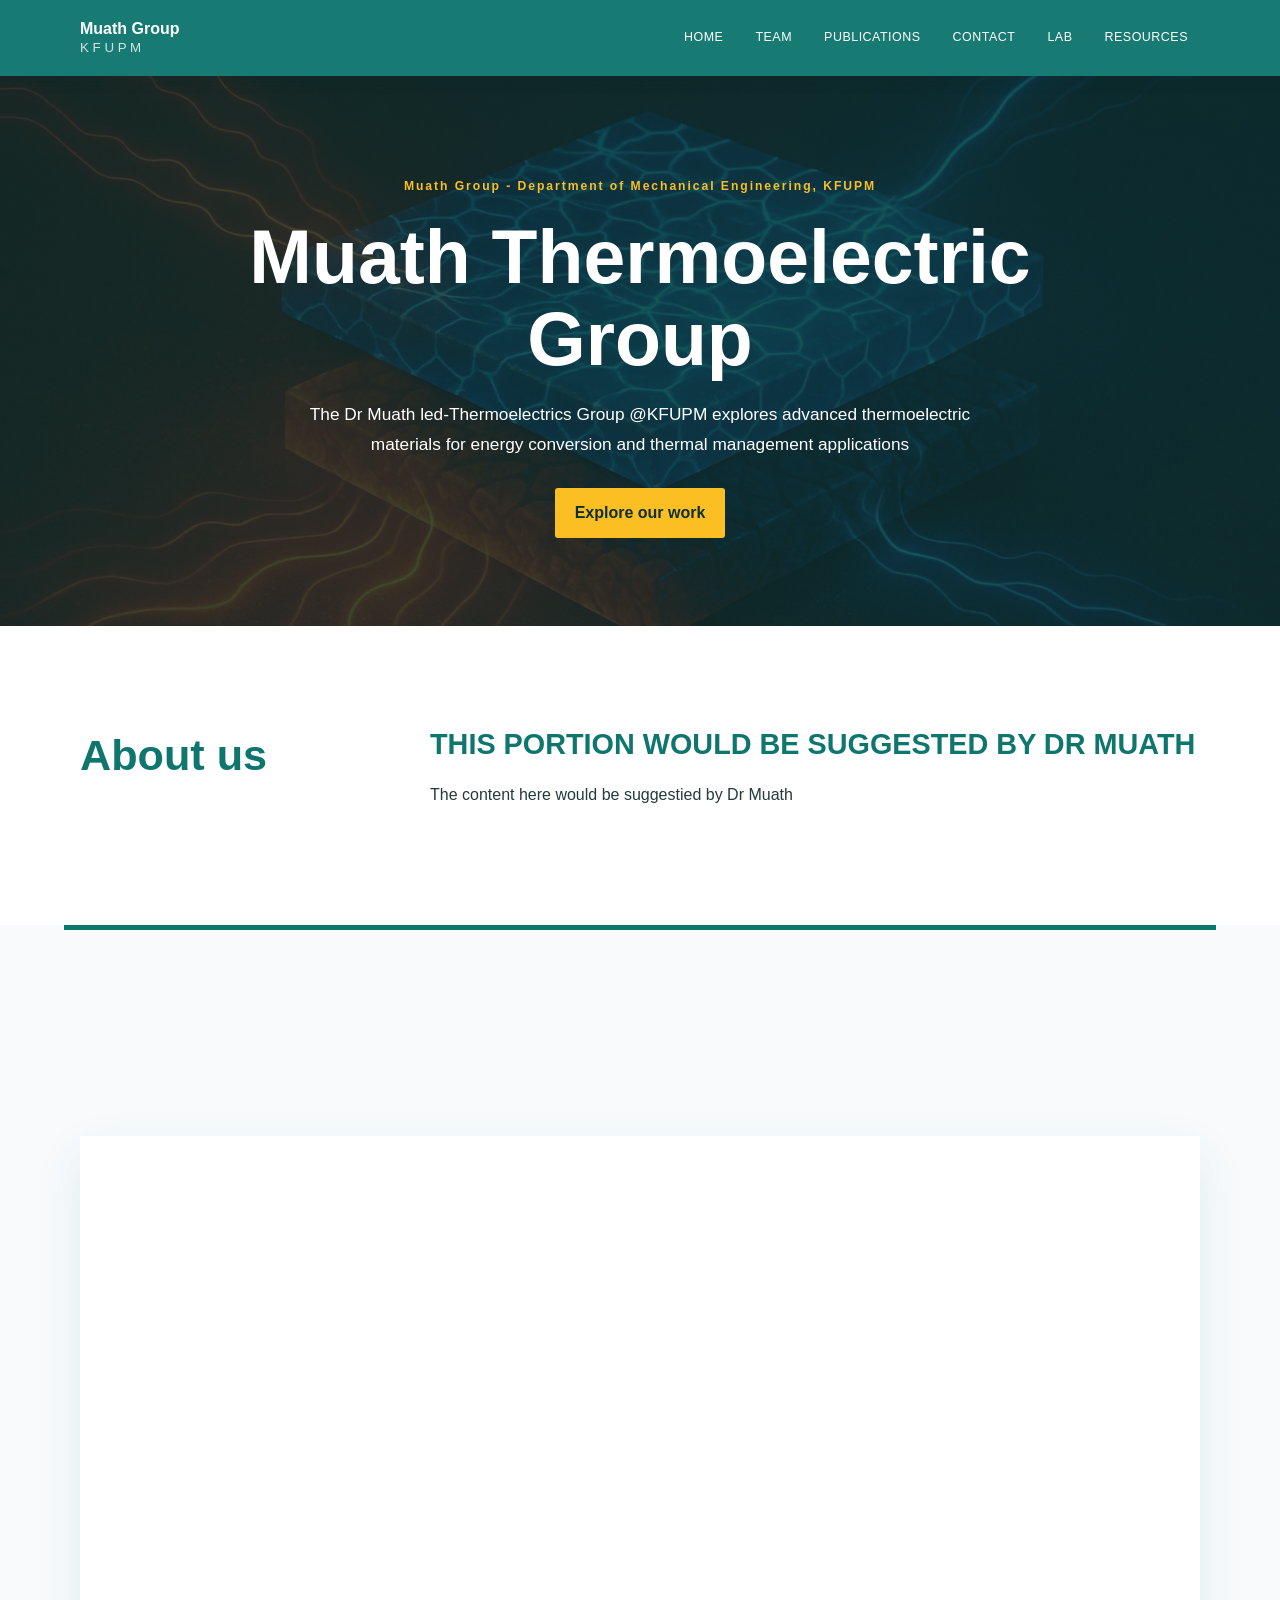
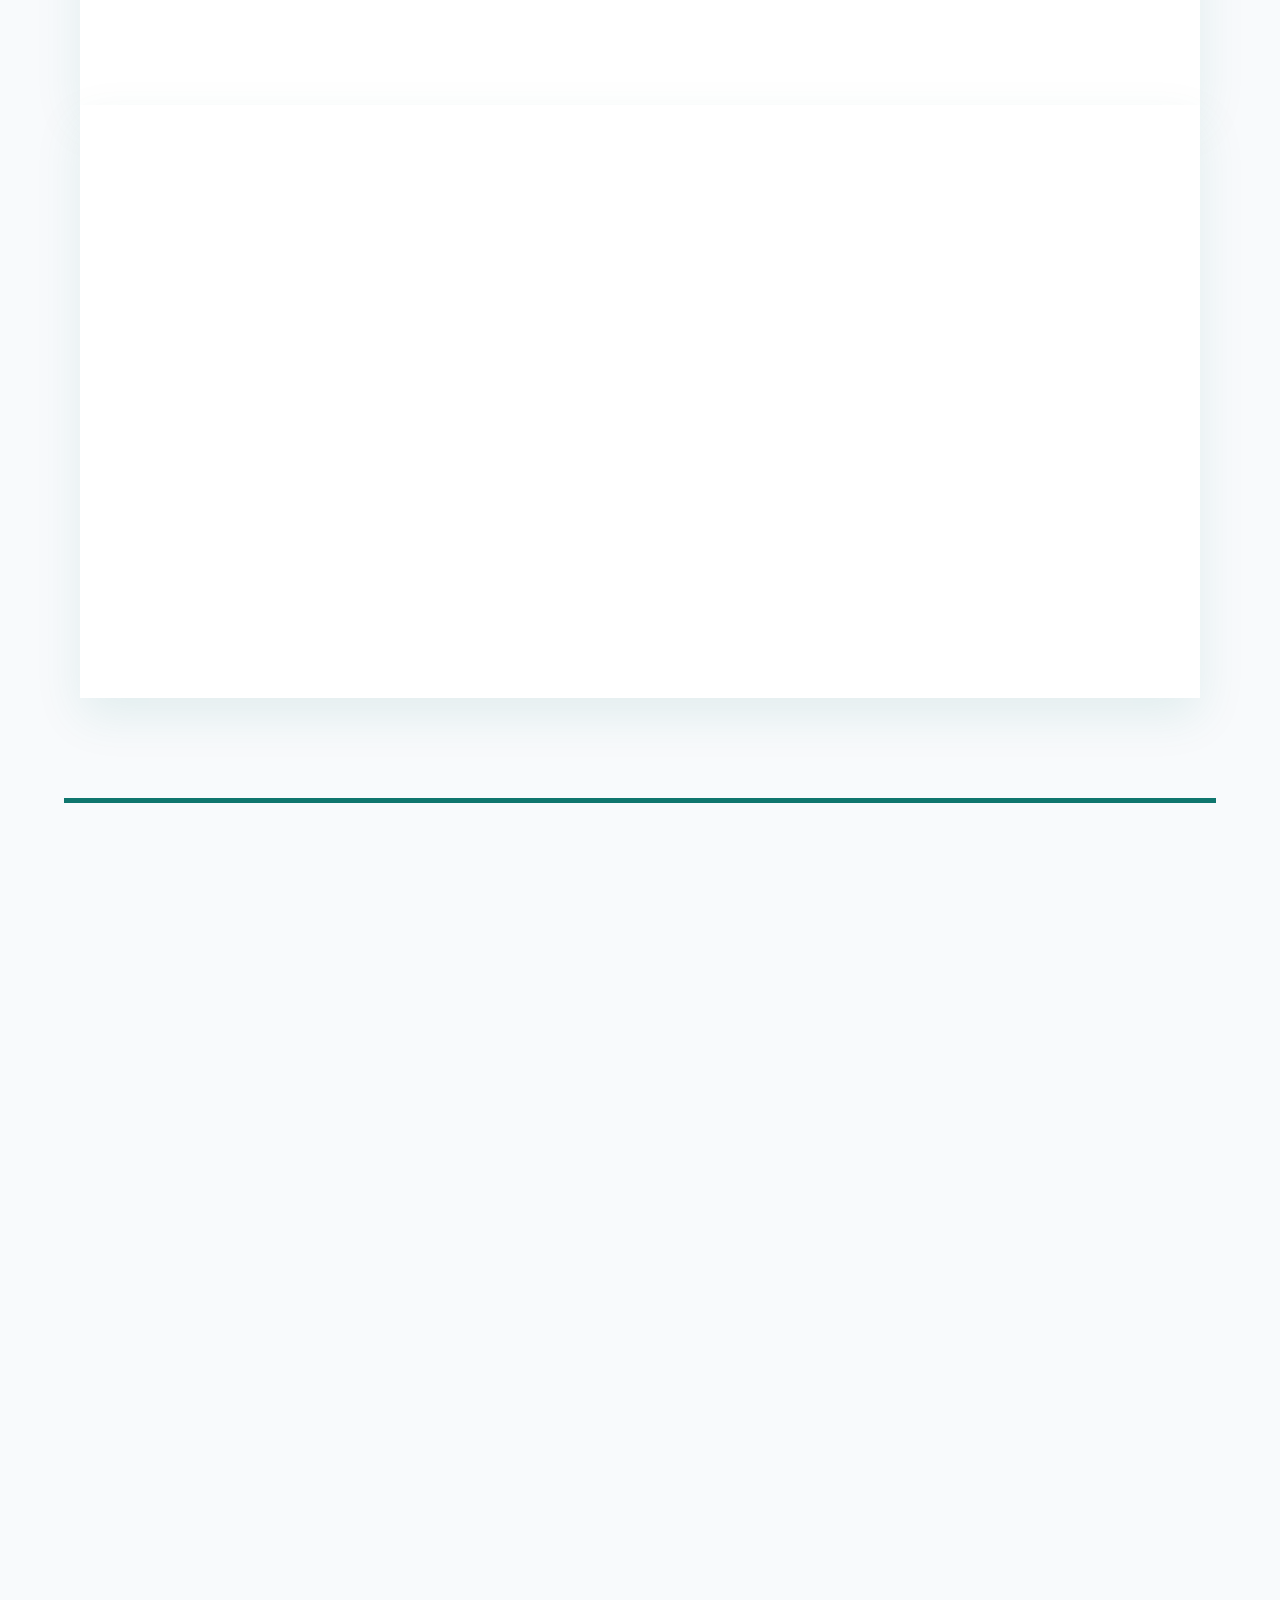
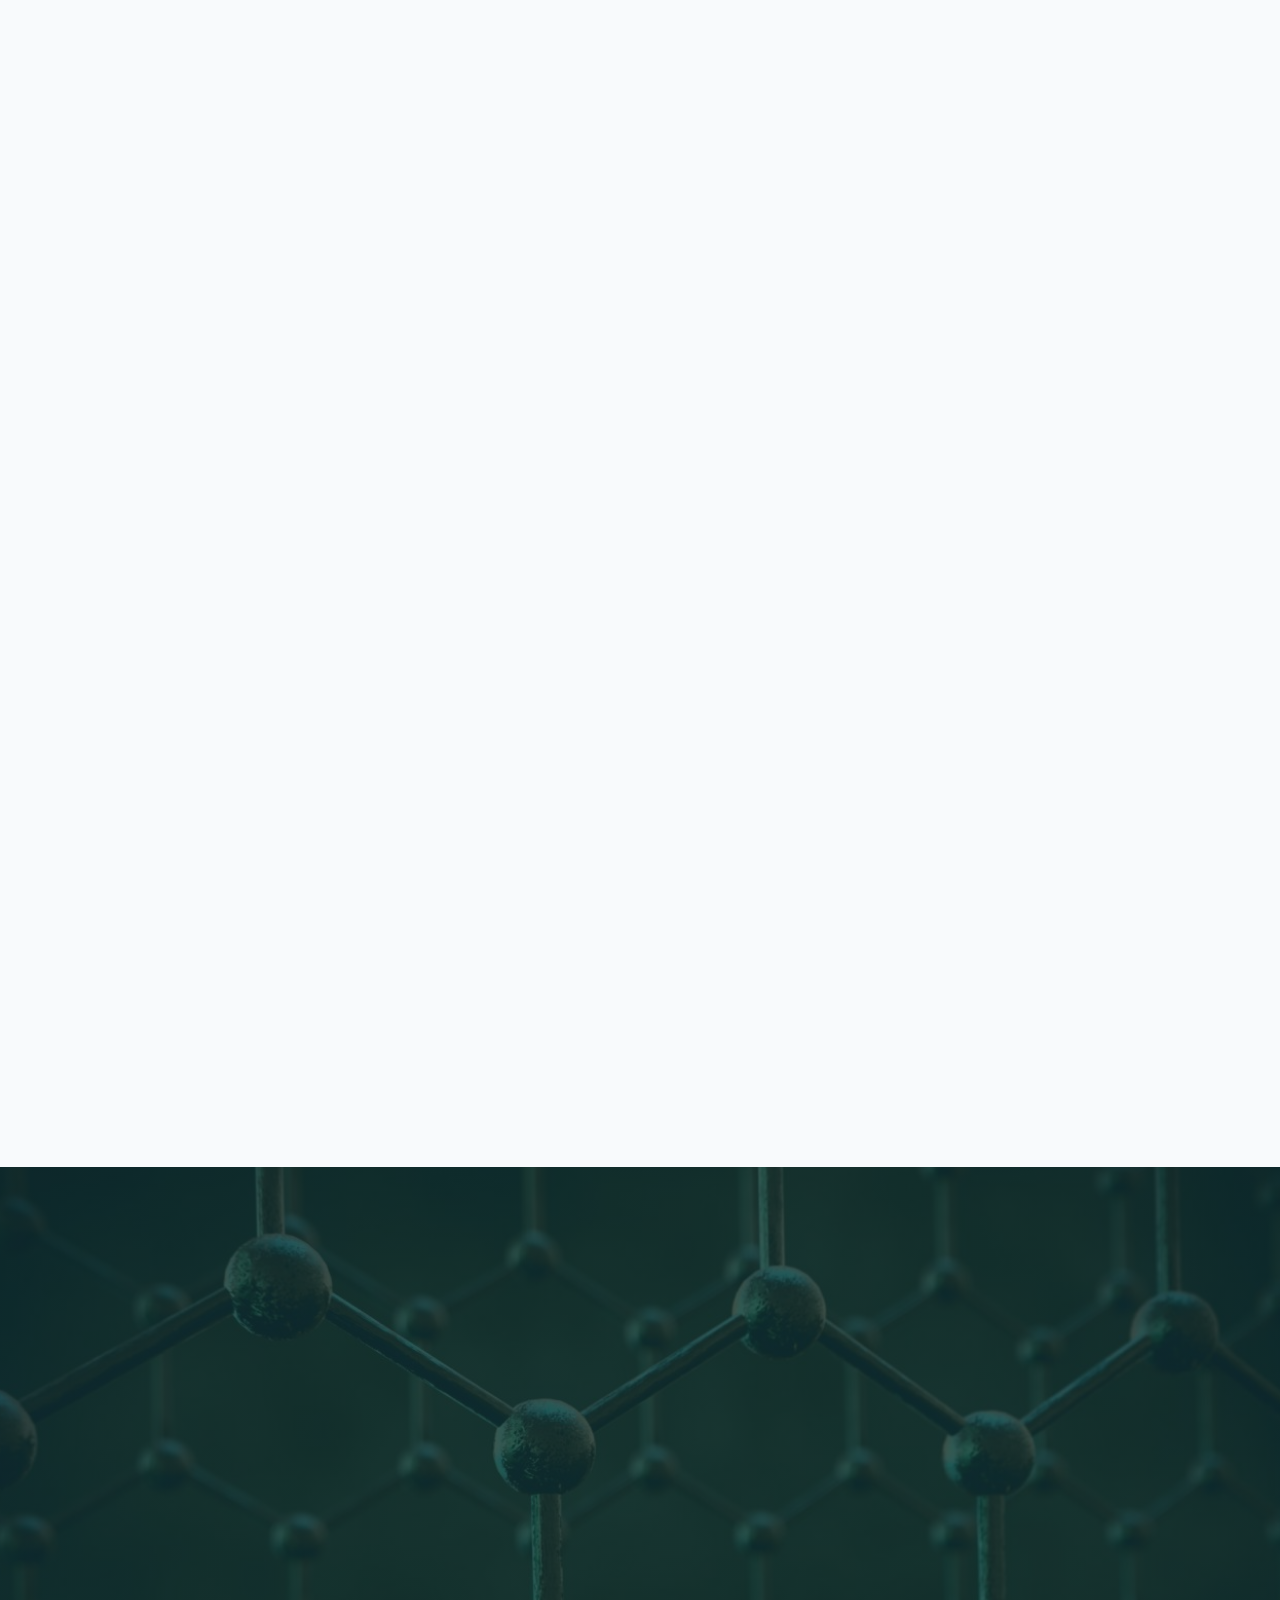
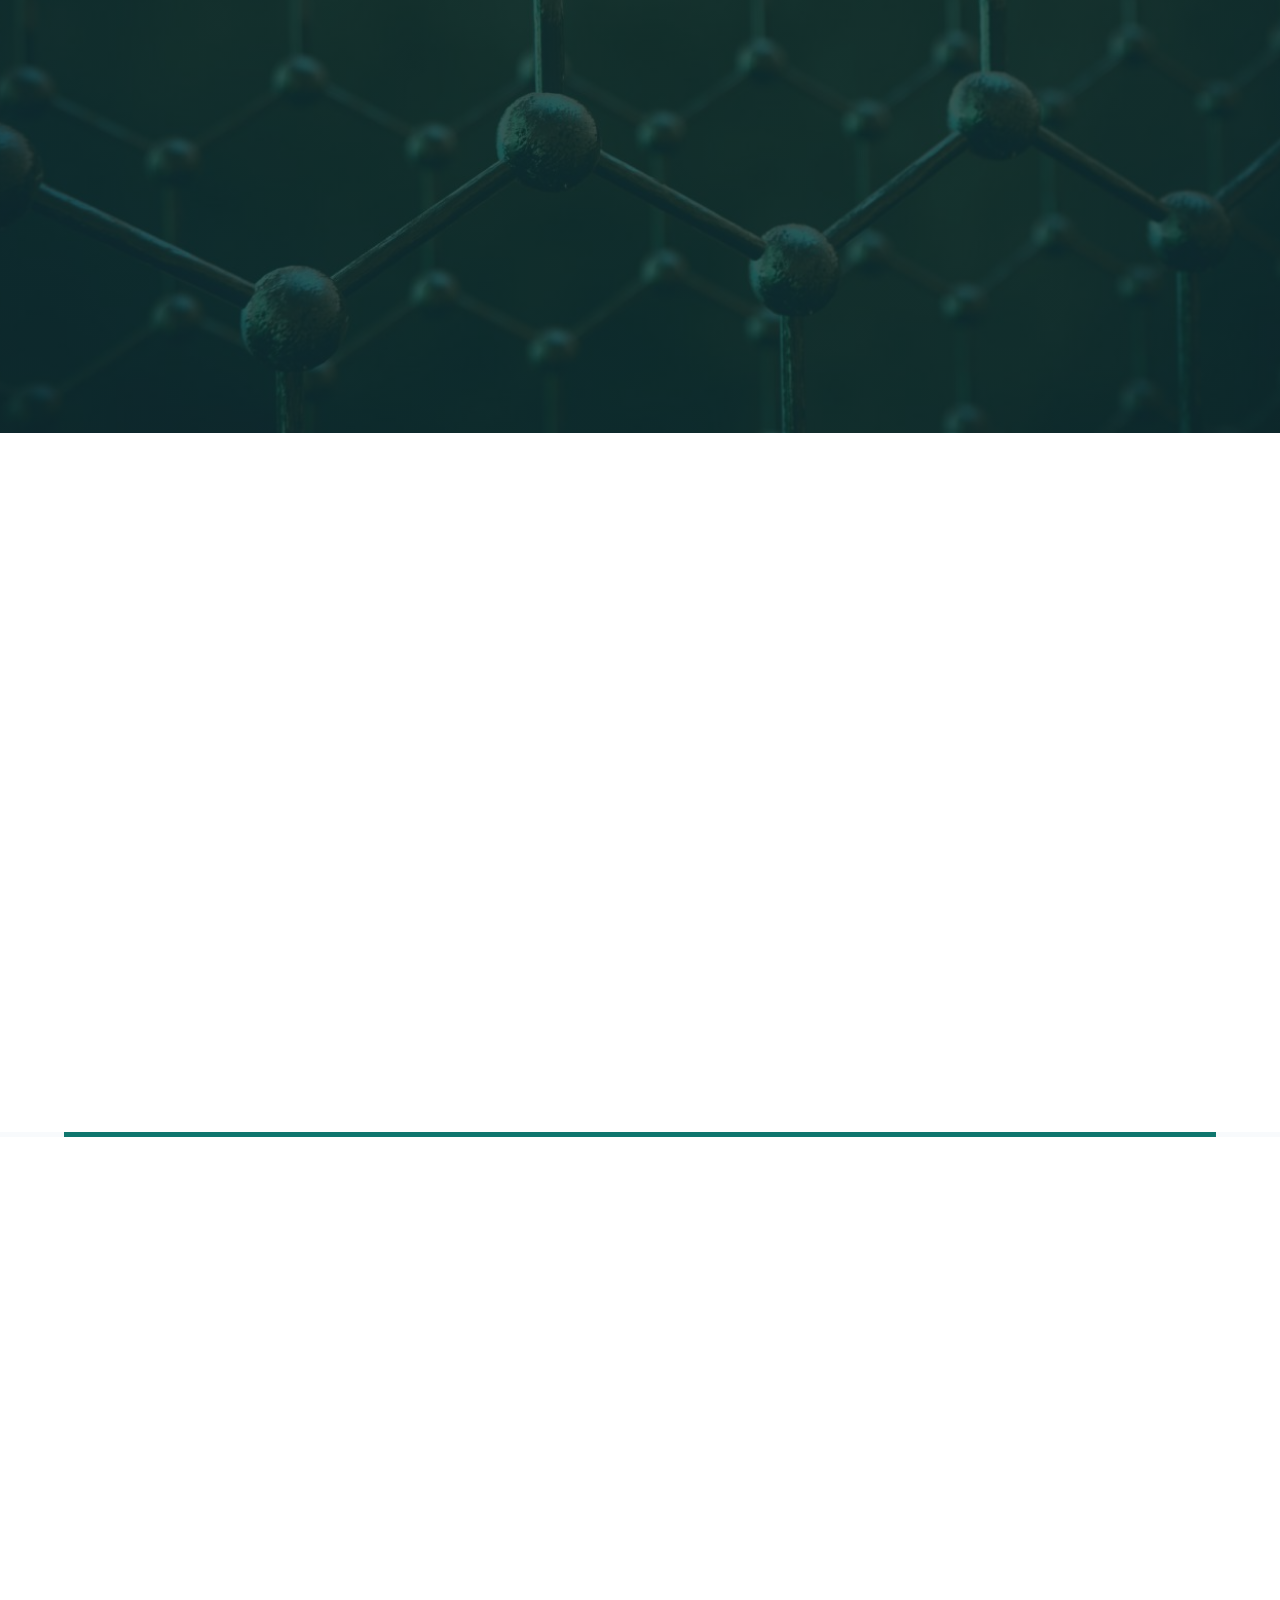
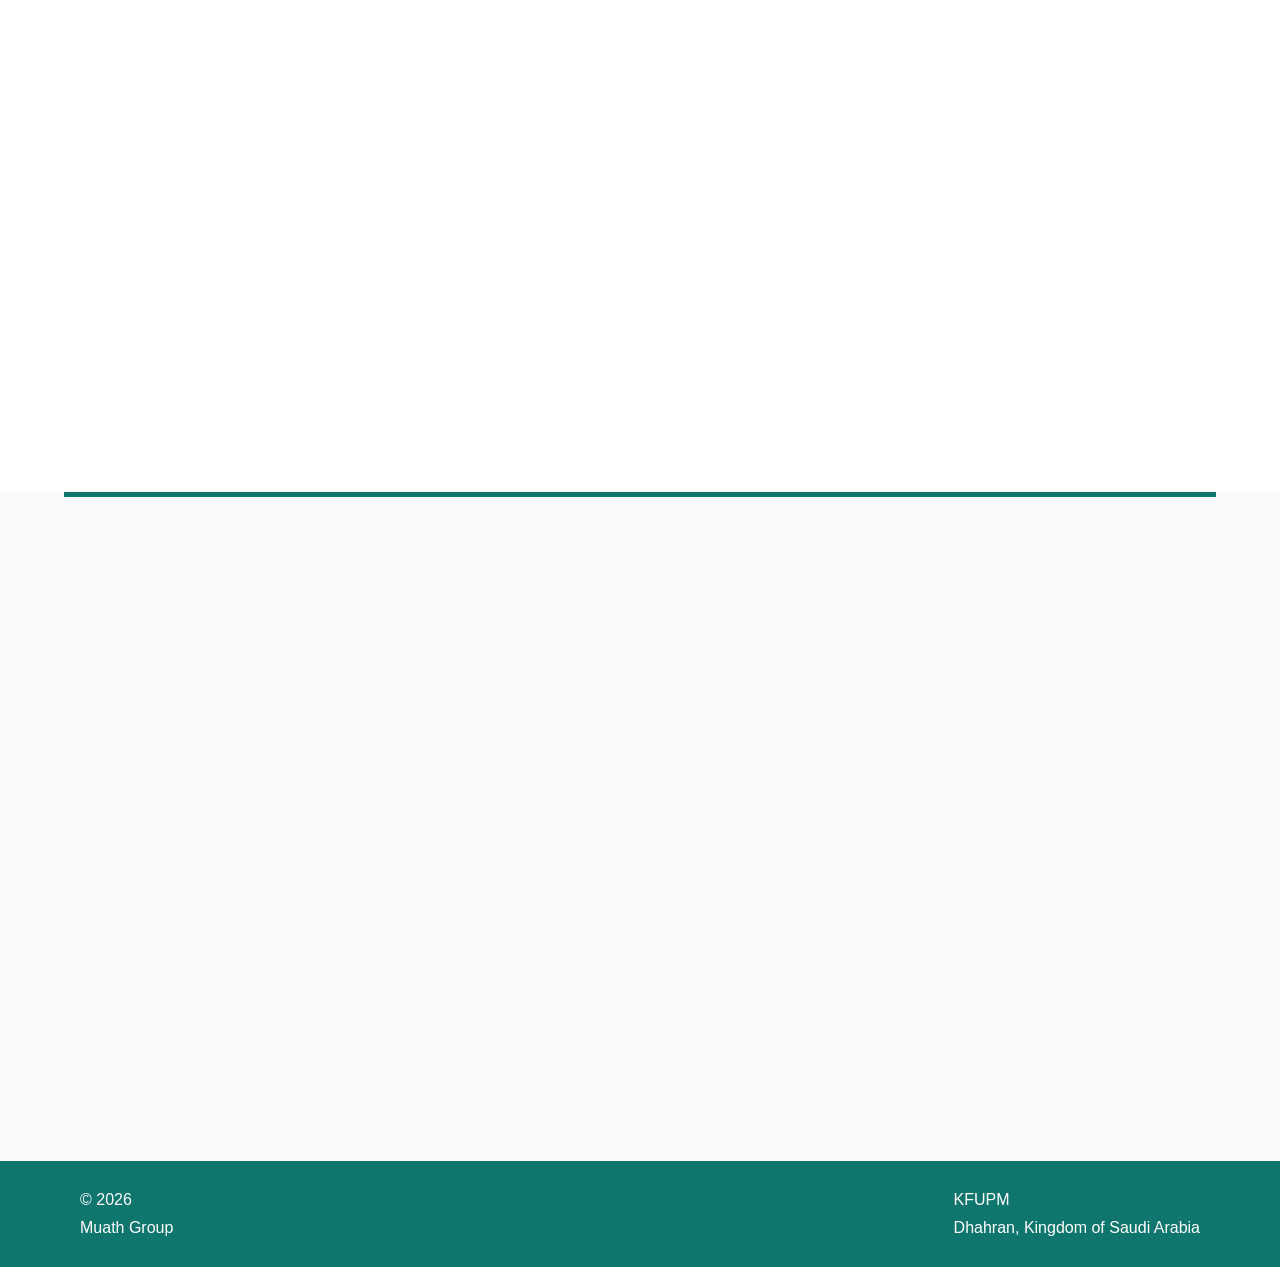
<file: index.html>
<!doctype html>
<html lang="en">
<head>
  <meta charset="utf-8">
  <meta name="viewport" content="width=device-width, initial-scale=1">
  <meta name="description" content="Dr Muath Research Group — advanced thermoelectric research.">
  <title>Muath Group</title>
  <link rel="stylesheet" href="style.css">
</head>
<body>
  <header class="site-header">
    <nav class="nav container" aria-label="Primary navigation">
      <a class="brand" href="#home"><span>Muath Group<br><small>K F U P M</small></span></a>
      <button class="menu-toggle" aria-label="Open menu" aria-expanded="false">☰</button>
      <div class="nav-links">
        <a href="#home">Home</a><a href="#team">Team</a><a href="#publications">Publications</a>
        <a href="#contact">Contact</a><a href="#lab">Lab</a><a href="#resources">Resources</a>
      </div>
    </nav>
  </header>

  <main>
    <section id="home" class="hero section-bg">
      <div class="hero-content animate-zoom">
        <p class="eyebrow">Muath Group - Department of Mechanical Engineering, KFUPM</p>
        <h1>Muath Thermoelectric Group</h1>
        <p class="lead">The Dr Muath led-Thermoelectrics Group @KFUPM explores advanced thermoelectric materials for energy conversion and thermal management applications</p>
        <a class="button" href="#about">Explore our work</a>
      </div>
    </section>

    <section id="about" class="section about"><div class="container split">
      <div class="section-label animate-left"><h2>About us</h2></div>
      <div class="copy animate-right">
        <h3>THIS PORTION WOULD BE SUGGESTED BY DR MUATH</h3>
        <p>The content here would be suggestied by Dr Muath</p></div>
    </div></section>
    <hr class="section-divider">
    <section class="section highlights">
      <div class="container"><div class="section-heading animate">
        <h2>News &amp; Highlights</h2></div>
        <article class="highlight-card"><div class="image-placeholder animate-left"><img src="KFUPM_rank.png" alt="News highlight placeholder"></div>
          <div class="copy animate-right"><span class="date">SEPTEMBER 2026</span>
            <h3>The heading for the news would be here</h3>
            <p>This space is reserved for the latest news from the group: like new publications, conference presentations, awards, collaborations, and the moments that make lab life memorable.</p>
            <a class="text-link" href="#publications">Link to the news, if any →</a></div></article>
        <article class="highlight-card"><div class="image-placeholder animate-left"><img src="anon.png" alt="News highlight placeholder"></div>
          <div class="copy animate-right"><span class="date">SEPTEMBER 2026</span>
            <h3>The heading for the news would be here</h3>
            <p>This space is reserved for the latest news from the group: like new publications, conference presentations, awards, collaborations, and the moments that make lab life memorable.</p>
            <a class="text-link" href="#publications">Link to the news, if any →</a></div></article>
      
          </div>
      </section>
    <hr class="section-divider">
    <section id="team" class="section team">
      <div class="container"><div class="section-heading animate"><h2>Principal Investigator:</h2></div>
      <div class="profile split"><div class="portrait-placeholder animate-left"><img src="Dr Muath.jpg" alt="Dr Muath portrait placeholder"></div>
      <div class="copy animate-right"><span class="kicker">Meet Our PI</span>
        <h3>Asst. Professor Dr. Muath Mohammed Al-Malki</h3>
        <p>Dr Muath leads our research group, and he is affiliated with the IRC- Sustainable Energy............
          the rest to be suggested by Dr Muath.</p>
          <p class="muted">biography, academic profile, contact details will be added here...</p></div></div>

      <div class="tree-wrap animate-zoom"><h3>Group Architecture</h3>
        <div class="tree"><div class="tree-node root"><img src="Dr Muath.jpg" alt=""><b>Dr Muath</b><small>Principal Investigator</small></div>
        <div class="tree-branch"><div class="tree-node"><img src="anon.png" alt=""><b>Liban</b><small>MS (2023-present)</small></div>
        <div class="tree-node"><img src="Lutfi_PhD.jpg" alt=""><b>Lutfi</b><small>PhD (2025-present)</small></div>
        <div class="tree-node"><img src="h_short.png" alt=""><b>Latif</b><small>MS (2024-present)</small></div></div></div></div>
      <div class="members"><h3 class="rank-title animate-left">Postdoctoral researchers</h3>
        <div class="member-grid">
          <article class="member animate-right"><img src="anon.png" alt="Member placeholder"><div>
            <h4>This could be you!</h4><span>date</span><p>Inquire more about PostDoc opportunities from our Group Lead</p></div></article>
        </div><h3 class="rank-title animate-right">PhD researchers</h3><div class="member-grid">
            <article class="member animate-left"><img src="Lutfi_PhD.jpg" alt="Member placeholder"><div><h4>Lutfi</h4><span>2025-present</span>
              <p>Lutfi is working on bulk thermoelectric Oxides</p></div></article>
          </div><h3 class="rank-title animate-left">Master’s researchers</h3><div class="member-grid">
            <article class="member animate-right"><img src="anon.png" alt="Member placeholder"><div><h4>Liban</h4><span>2023-present</span>
              <p>Liban is working on optimising AgSe thin films</p></div></article>
            <article class="member animate-left"><img src="h_short.png" alt="Member placeholder"><div><h4>Latif</h4><span>2024-present</span>
              <p>Latif is working on Double half heusler thermoelectrics</p></div></article></div></div>
    </div></section>

    <section id="publications" class="section publications pubs-bg"><div class="container"><div class="section-heading animate">
      <h2>Publications</h2>
      <p>Selected work from the Dr Muath Research Group woufld be placed heree</p></div><div class="pub-list">
        <article class="publication animate-left"><span class="pub-year">2024</span><div>
          <h3>In situ observation of electrical resistivity increase via creep-induced dislocations in n-type PbTe</h3>
          <p><strong>Muath Al Malki</strong>, Yukun Liu, James Male, Vinayak P. Dravid, David C. Dunand, Gerald Jeffrey Snyder· <em>Acta Materialia</em></p>
          <a href="https://doi.org/10.1016/j.actamat.2024.119652" target="_blank" rel="noopener noreferrer">View publication</a></div></article>
        <article class="publication animate-left"><span class="pub-year">2024</span><div>
          <h3>Placeholder title for a recent research publication</h3><p>Author One, <strong>Group member name</strong>, Author Two · <em>Journal Name</em></p>
          <a href="https://doi.org/10.1016/j.actamat.2024.119652" target="_blank" rel="noopener noreferrer">View publication</a></div></article>
        <article class="publication animate-left"><span class="pub-year">2023</span><div>
          <h3>Placeholder title for a recent research publication</h3><p>Author One, <strong>Group member name</strong>, Author Two · <em>Journal Name</em></p>
          <a href="https://doi.org/10.1016/j.actamat.2024.119652" target="_blank" rel="noopener noreferrer">View publication</a></div></article>
        </div></div></section>

    <section id="contact" class="section contact"><div class="container"><div class="section-heading animate">
      <h2>Contact</h2></div><div class="contact-grid"><div class="copy animate-left"><h3>Our Location</h3>
        <p>We are located in Building  75, Lab Room 402-1<br> Dr Muath’s office is in Building 63, Room 1**</p>
        <p><strong>Email</strong><br><a class="text-link" href="mailto:mmalki@kfupm.edu.sa">mmalki@kfupm.edu.sa</a></p><p>
          <strong>Address</strong>
          <br> Asst Prof. Dr Muath Al-Malki
          <br>King Fahd University of Petroleum &amp; Minerals
          <br>Department of Mechanical Engineering
          <br>Dhahran, Kingdom of Saudi Arabia</p></div>
          <div class="map animate-right" aria-label="Interactive lab location map">
            <iframe width="425" height="350" src="https://www.openstreetmap.org/export/embed?bbox=50.138755738735206%2C26.308823301462102%2C50.142274796962745%2C26.31108099317783&amp;layer=mapnik" style="border: 1px solid black"></iframe><br/><small><a href="https://www.openstreetmap.org/#map=19/26.309952/50.140515">View Map</a></small></iframe></div></div></div></section>
    <hr class="section-divider">
    <section id="lab" class="section lab facilities-bg"><div class="container"><div class="section-heading animate">
      <h2>Our lab Facilities</h2></div>
      <div class="lab-grid">
        <article class="lab-card animate-right"><img src="ball mill.jpeg" alt="Equipment placeholder">
        <h3>Materials synthesis</h3><p>some small text...</p></article>
        <article class="lab-card animate-left"><img src="furnace_t.png" alt="Equipment placeholder">
          <h3>Characterization</h3><p>some small text....,</p></article>
        <article class="lab-card animate-left"><img src="LFA.jpg" alt="Equipment placeholder">
          <h3>Thermoelectric measurement</h3><p>some small text...</p></article>
        <article class="lab-card animate-right"><img src="ZEM.png" alt="Equipment placeholder">
          <h3>Computational work</h3><p>????</p></article>
      </div></div></section>
    <hr class="section-divider">
    <section id="resources" class="section resources"><div class="container"><div class="section-heading animate">
      <h2>In-House Resources</h2><p>Authorised access needed for some resources. Password protected files</p></div><div class="resource-grid">
        <article class="resource-card animate-left"><span class="resource-icon">↔</span>
          <h3>Tube Furnace Conversion Tool</h3><p>In-house converter for the tube furmace</p><a class="button small" href="furnace converter\index.html" target="_blank" rel="noopener noreferrer">Open tool</a></article>
        <article class="resource-card animate-left"><span class="resource-icon">↔</span>
          <h3>Sample density and height (bulk) calculator</h3><p>In-house calculator for bulk samples</p><a class="button small" href="sample_height_calc\index.html" target="_blank" rel="noopener noreferrer">Open tool</a></article>
        <article class="resource-card animate-left"><span class="resource-icon">⌘</span>
          <h3>Shared references</h3><p>Templates, protocols, datasets, and other materials that help us work consistently.</p><button class="button small" type="button" data-protected>Members only</button></article>
        </div></div></section>
  </main>
  <footer><div class="container"><span>© 2026 <br>Muath Group</span><span>KFUPM <br>Dhahran, Kingdom of Saudi Arabia</span></div></footer>
  <script src="script.js"></script>
</body>
</html>
</file>
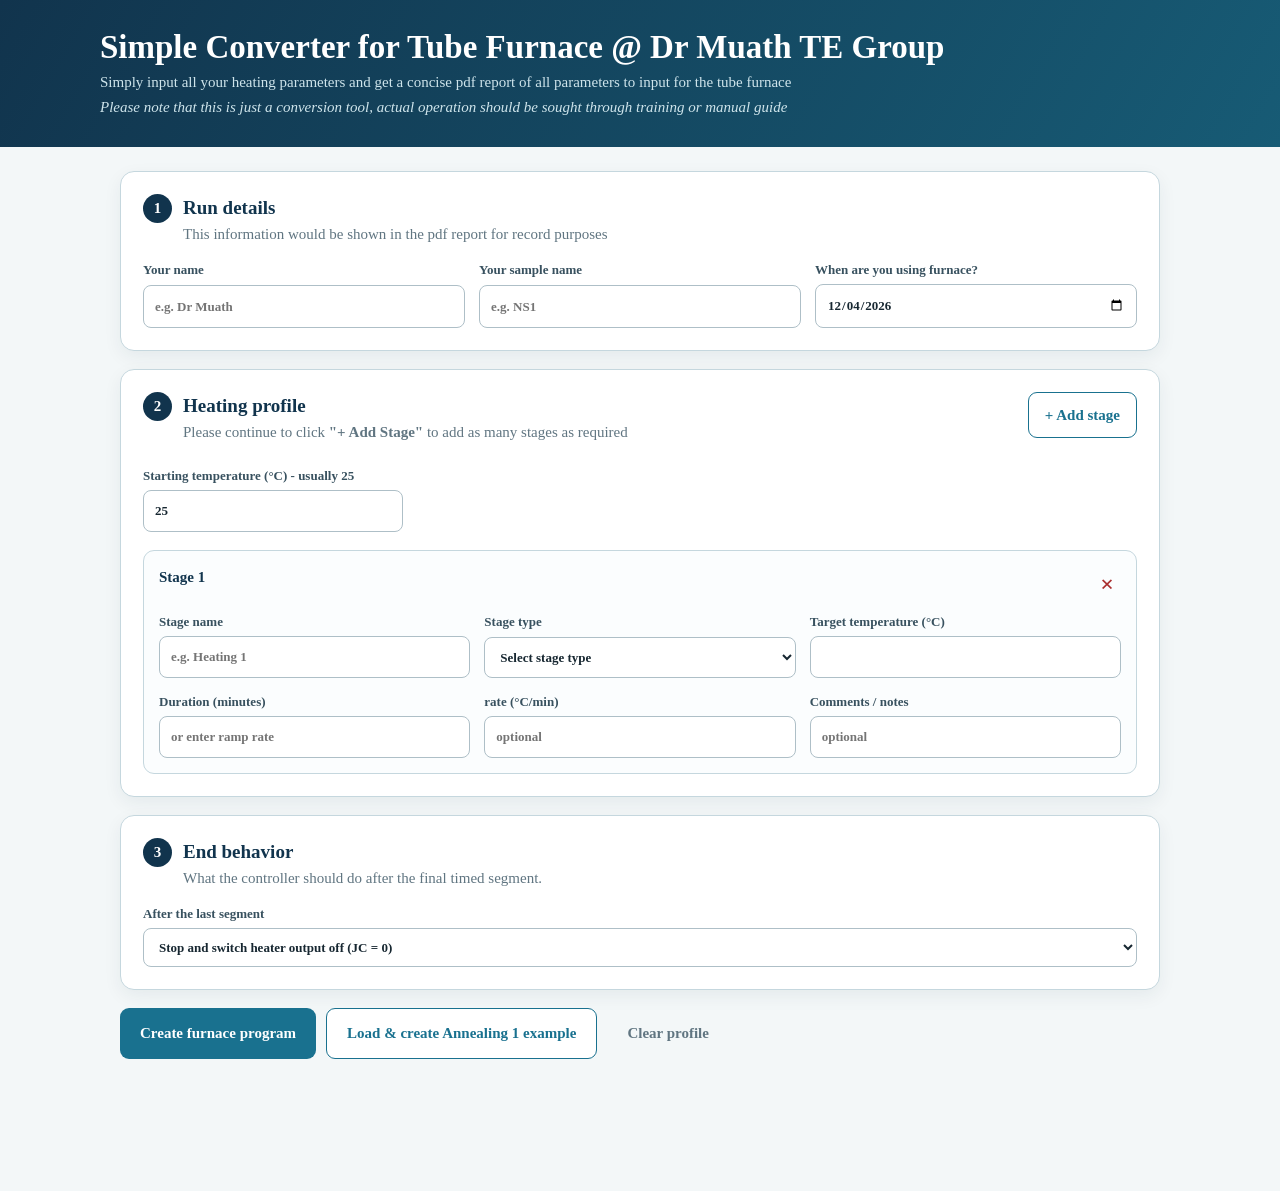
<file: furnace converter/index.html>
<!doctype html>
<html lang="en">
<head>
  <meta charset="utf-8">
  <meta name="viewport" content="width=device-width,initial-scale=1">
  <meta name="description" content="Convert a plain-language heating profile into UP150 furnace controller settings.">
  <title>Dr Muath TE Group-TF</title>
  <link rel="stylesheet" href="style.css">
</head>
<body>
  <header class="hero">
    <div class="hero-inner"><div><h1>Simple Converter for Tube Furnace @ Dr Muath TE Group</h1>
      <p>Simply input all your heating parameters and get a concise pdf report of all parameters to input for the tube furnace</p>
      <p><i>Please note that this is just a conversion tool, actual operation should be sought through training or manual guide</i></p>
    </div></div>
  </header>

  <main>
    <section class="card input-only">
      <div class="heading"><b>1</b><div><h2>Run details</h2><p>This information would be shown in the pdf report for record purposes</p></div></div>
      <div class="grid three">
        <label>Your name<input id="operator" autocomplete="name" placeholder="e.g. Dr Muath" required></label>
        <label>Your sample name<input id="sample" placeholder="e.g. NS1"></label>
        <label>When are you using furnace?<input id="date" type="date" required></label>
      </div>
    </section>

    <section class="card input-only">
      <div class="section-head">
        <div class="heading"><b>2</b><div><h2>Heating profile</h2><p>Please continue to click <strong>"+ Add Stage"</strong> to add as many stages as required</p></div></div>
        <button id="add" class="secondary" type="button">+ Add stage</button>
      </div>
      <label class="start">Starting temperature (°C) - usually 25<input id="start" type="number" value="25" min="0" max="1100" step="1"></label>
      <div id="stages"></div>
    </section>

    <section class="card input-only">
      <div class="heading"><b>3</b><div><h2>End behavior</h2><p>What the controller should do after the final timed segment.</p></div></div>
      <label>After the last segment
        <select id="end">
          <option value="0">Stop and switch heater output off (JC = 0)</option>
          <option value="1">Hold at final temperature (JC = 1)</option>
          <option value="2">Repeat continuously (JC = 2)</option>
          <option value="3">Revert to local setpoint (JC = 3)</option>
        </select>
      </label>
    </section>

    <div class="actions input-only">
      <button id="convert" type="button">Create furnace program</button>
      <button id="example" class="secondary" type="button">Load & create Annealing 1 example</button>
      <button id="clear" class="ghost" type="button">Clear profile</button>
    </div>
    <div id="error" class="error input-only" role="alert" aria-live="polite"></div>

    <section id="result" class="report" hidden aria-live="polite"></section>
  </main>

  <template id="stage-template">
    <article class="stage">
      <div class="stage-top"><strong class="stage-number"></strong><button class="remove" type="button" aria-label="Remove stage">×</button></div>
      <div class="grid stage-grid">
        <label>Stage name<input class="name" placeholder="e.g. Heating 1"></label>
        <label>
        Stage type
        <select class="kind" required>
          <option value="" selected disabled>Select stage type</option>
          <option value="ramp">Heating</option>
          <option value="hold">Holding</option>
          <option value="cool">Cooling</option>
        </select>
      </label>
        <label class="target-wrap" required>Target temperature (°C)<input class="target" type="number" min="0" max="1100" step="0.1"></label>
        <label>Duration (minutes)<input class="duration" type="number" min="1" max="5999" step="1" placeholder="or enter ramp rate"></label>
        <label class="rate-wrap">rate (°C/min)<input class="rate" type="number" min="0.01" step="0.01" placeholder="optional"></label>
        <label>Comments / notes<input class="note" placeholder="optional"></label>
      </div>
    </article>
  </template>

  <script src="app.js"></script>
</body>
</html>
</file>
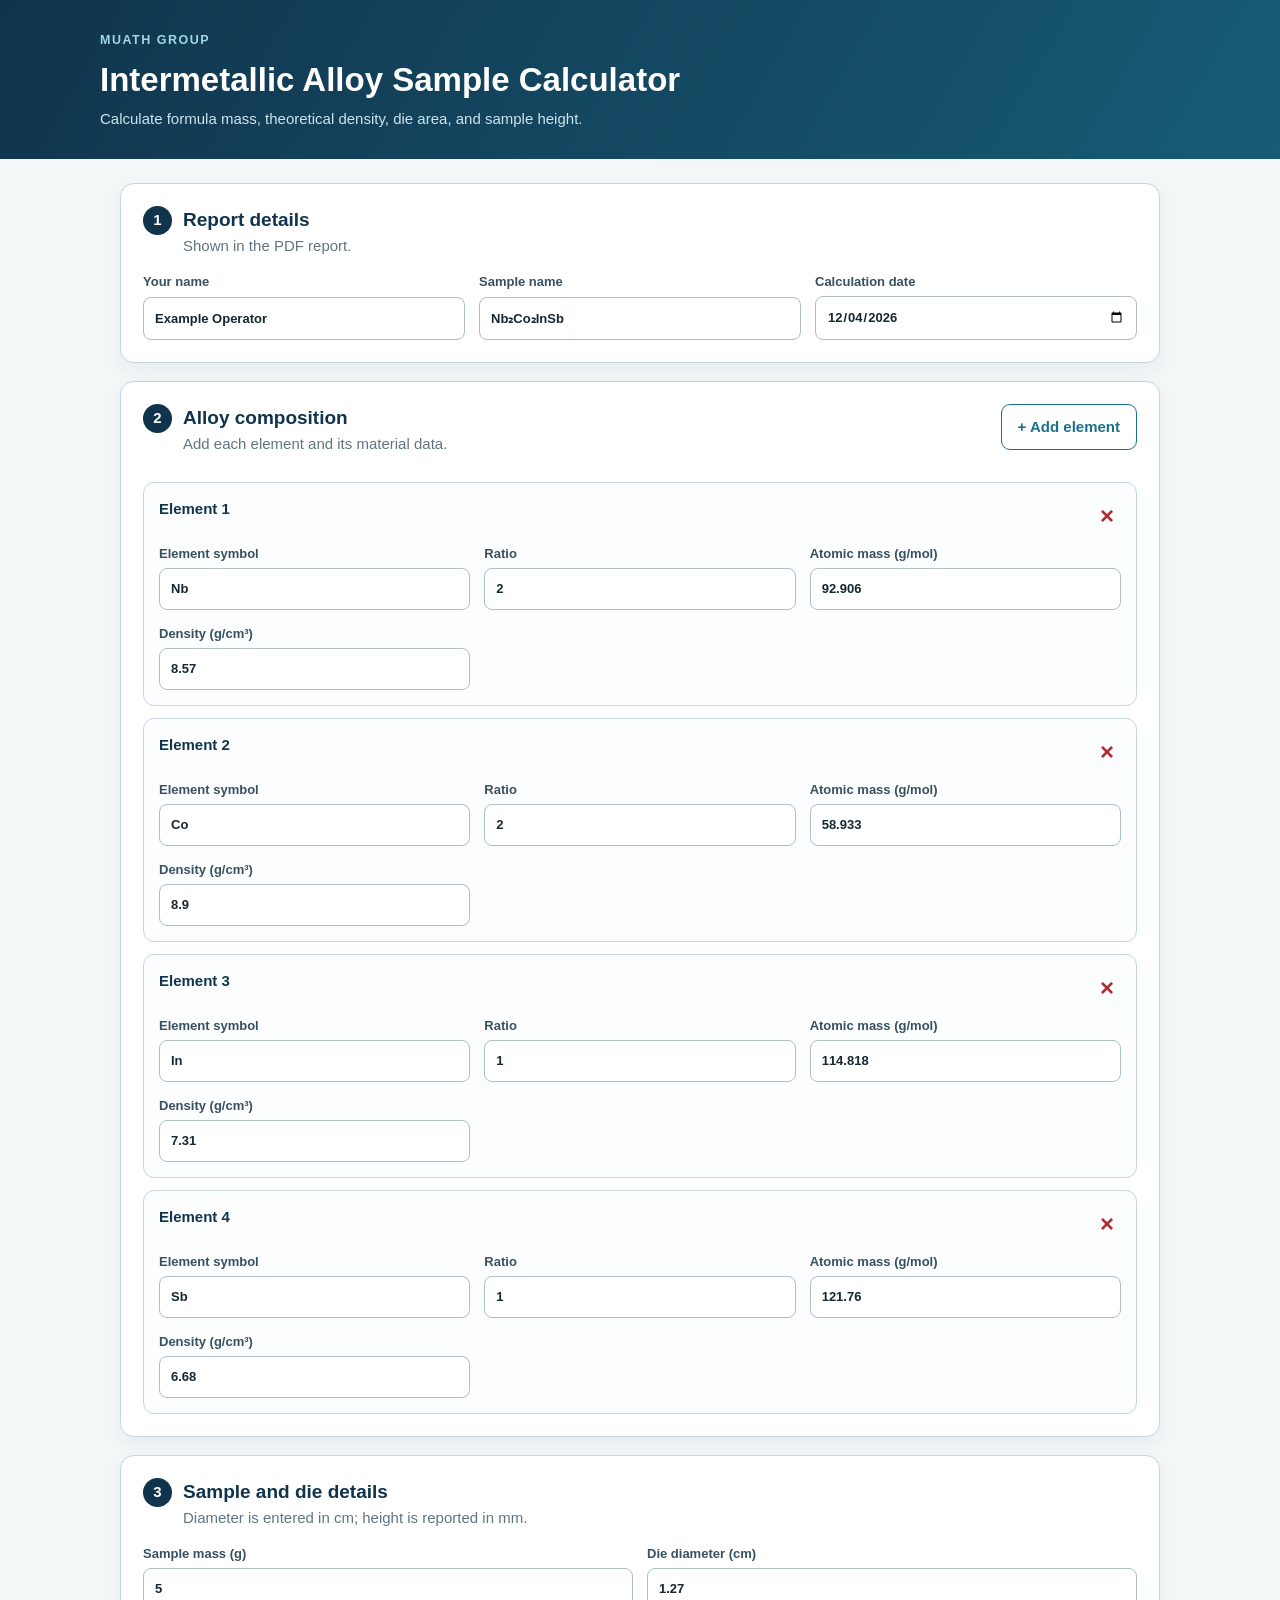
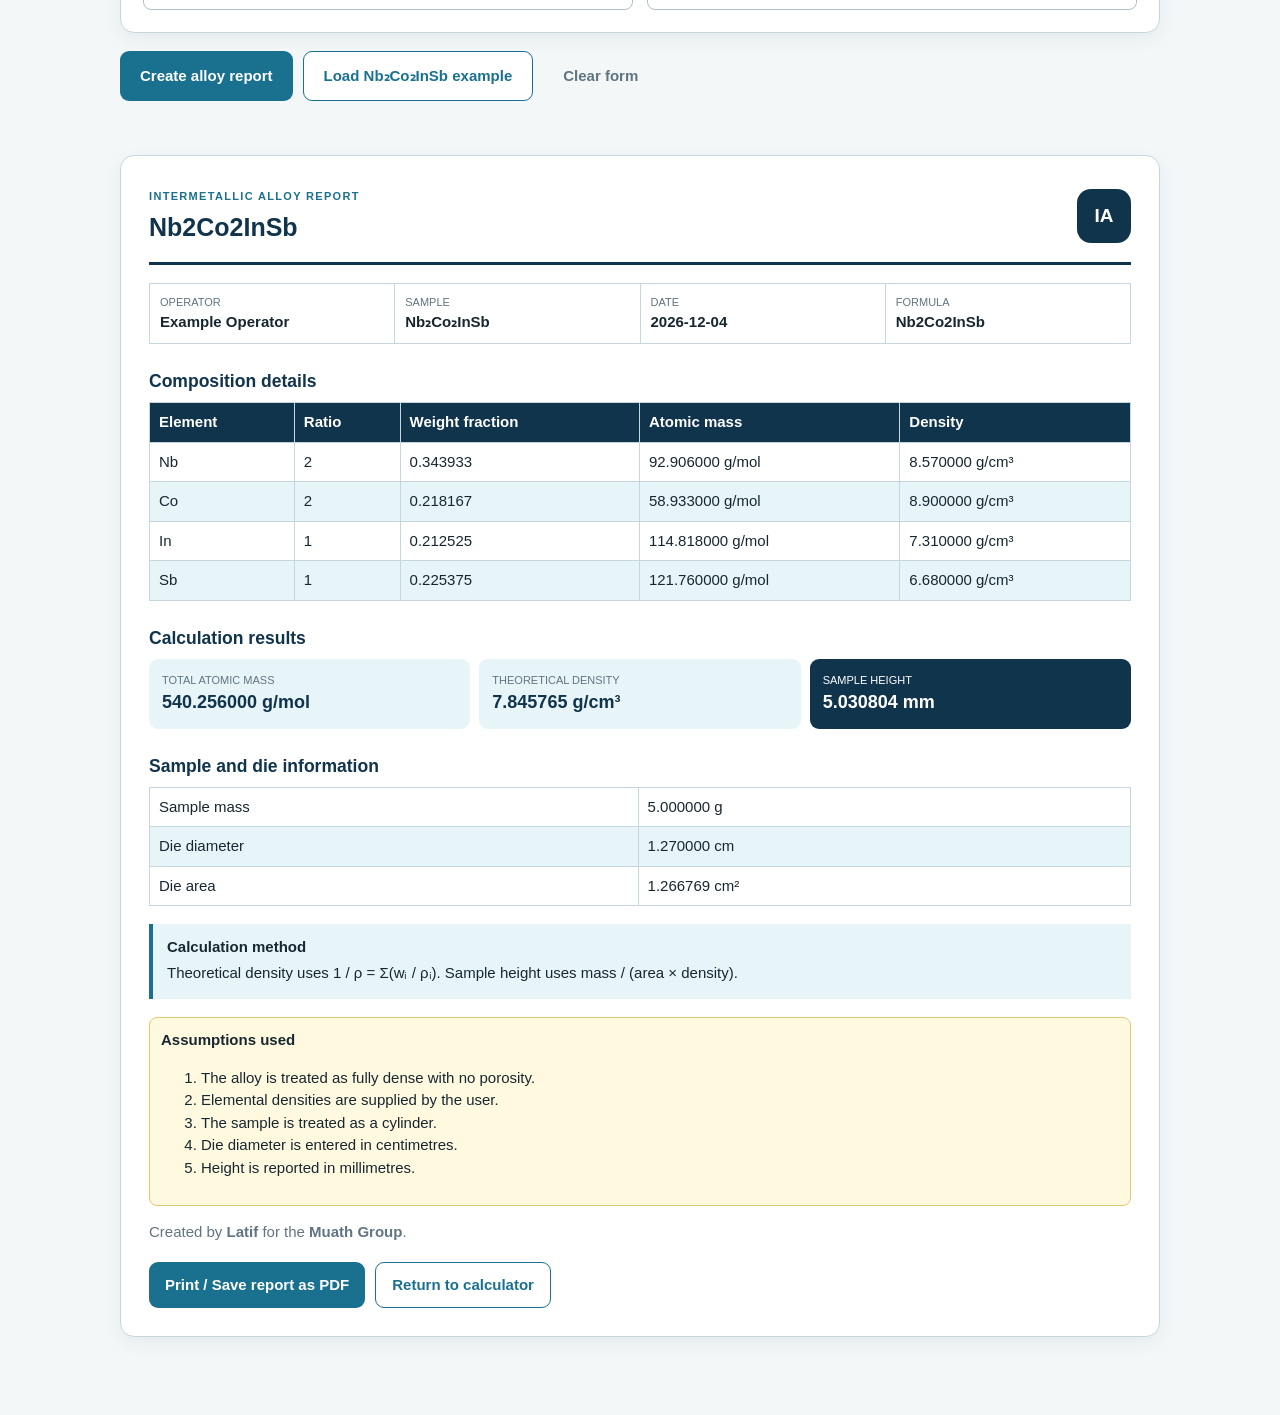
<file: sample_height_calc/index.html>
<!doctype html>
<html lang="en">
<head>
  <meta charset="utf-8">
  <meta name="viewport" content="width=device-width,initial-scale=1">
  <title>Muath Group Alloy Calculator</title>
  <link rel="stylesheet" href="style.css">
</head>
<body>
  <header class="hero"><div class="wrap">
    <small>MUATH GROUP</small>
    <h1>Intermetallic Alloy Sample Calculator</h1>
    <p>Calculate formula mass, theoretical density, die area, and sample height.</p>
  </div></header>
  <main class="wrap">
    <section class="card input-only">
      <div class="heading"><b>1</b><div><h2>Report details</h2><p>Shown in the PDF report.</p></div></div>
      <div class="grid three">
        <label>Your name<input id="operator" placeholder="e.g. Latif"></label>
        <label>Sample name<input id="sample" placeholder="e.g. Nb₂Co₂InSb"></label>
        <label>Calculation date<input id="date" type="date"></label>
      </div>
    </section>
    <section class="card input-only">
      <div class="section-head"><div class="heading"><b>2</b><div><h2>Alloy composition</h2><p>Add each element and its material data.</p></div></div><button id="addElement" class="secondary" type="button">+ Add element</button></div>
      <div id="elementRows"></div>
    </section>
    <section class="card input-only">
      <div class="heading"><b>3</b><div><h2>Sample and die details</h2><p>Diameter is entered in cm; height is reported in mm.</p></div></div>
      <div class="grid two">
        <label>Sample mass (g)<input id="sampleMass" type="number" min="0" step="any" value="5"></label>
        <label>Die diameter (cm)<input id="dieDiameter" type="number" min="0" step="any" value="1.27"></label>
      </div>
    </section>
    <div class="actions input-only"><button id="calculate" type="button">Create alloy report</button><button id="loadExample" class="secondary" type="button">Load Nb₂Co₂InSb example</button><button id="clear" class="ghost" type="button">Clear form</button></div>
    <div id="error" class="error input-only" role="alert"></div>
    <section id="result" class="report" hidden></section>
  </main>
  <template id="element-template"><article class="element-row"><div class="element-top"><strong class="element-number"></strong><button class="remove" type="button">×</button></div><div class="grid element-grid"><label>Element symbol<input class="symbol" placeholder="e.g. Nb"></label><label>Ratio<input class="ratio" type="number" min="0" step="any"></label><label>Atomic mass (g/mol)<input class="mass" type="number" min="0" step="any"></label><label>Density (g/cm³)<input class="density" type="number" min="0" step="any"></label></div></article></template>
  <script src="script.js" defer></script>
</body>
</html>
</file>
<file: style.css>
:root {
    --teal:#0f766e;
    --deep:#0f2f2d;
    --gold:#fbbf24;
    --ink:#243b3a;
    --muted:#647775;
    --paper:#fff;
    --soft:#effaf7;
    --line:#cce4df;
    --shadow:0 18px 45px #0f766e18
}
.section-divider {
    width: 90%;
    margin: 0 auto;
    border: 0;
    border-top: 5px solid var(--teal);
}
* {
    box-sizing:border-box
}
html {
    scroll-behavior:smooth;
    scroll-padding-top:78px
}
body {
    margin:0;
    color:var(--ink);
    font:16px/1.75 Tahoma,Arial,sans-serif;
    background:#f8fafc
}
img {
    max-width:100%;
    display:block
}
.container {
    width:min(1120px,90%);
    margin:auto
}
.site-header {
    position:sticky;
    top:0;
    z-index:10;
    background:#0f766ef5;
    box-shadow:0 2px 15px #0f2f2d33
}
.nav {
    min-height:76px;
    display:flex;
    align-items:center;
    justify-content:space-between;
    gap:20px
}
.brand {
    display:flex;
    align-items:center;
    gap:10px;
    color:white;
    text-decoration:none;
    font-weight:bold;
    line-height:1.15
}
.brand small {
    font-weight:normal;
    opacity:.8
}
.brand-mark {
    display:grid;
    place-items:center;
    width:40px;
    height:40px;
    border:2px solid var(--gold);
    border-radius:50%;
    color:var(--gold)
}
.nav-links {
    display:flex;
    gap:8px
}
.nav-links a {
    padding:8px 12px;
    border-radius:20px;
    color:#fff;
    text-decoration:none;
    text-transform:uppercase;
    font-size:.78rem;
    letter-spacing:.04em
}
.nav-links a:hover,.nav-links a:focus {
    background:var(--gold);
    color:var(--deep)
}
.menu-toggle {
    display:none;
    background:none;
    border:0;
    color:white;
    font-size:1.6rem
}
.hero {
    min-height:550px;
    display:grid;
    place-items:center;
    color:white;
    text-align:center
}
.section-bg {
    background-image:linear-gradient(#0f2f2dcc,#0f2f2dcc),url('TE bg.jpg');
    background-size:cover;
    background-position:center;
    background-attachment:scroll
}
.pubs-bg {
    background-image:linear-gradient(#0f2f2dcc,#0f2f2dcc),url('science.jpg');
    background-size:cover;
    background-position:center;
    background-attachment:scroll
}
.facilities-bg {
    background:white
}
.hero-content {
    max-width:820px
}
.eyebrow,.date,.kicker {
    color:var(--gold);
    font-size:.76rem;
    letter-spacing:.16em;
    font-weight:bold
}
.hero h1 {
    font-size:clamp(2.3rem,6vw,4.7rem);
    line-height:1.1;
    margin:18px 0
}
.lead {
    font-size:1.08rem;
    max-width:680px;
    margin:0 auto 28px
}
.button {
    display:inline-flex;
    gap:18px;
    align-items:center;
    border:0;
    border-radius:3px;
    background:var(--gold);
    color:var(--deep);
    padding:11px 20px;
    text-decoration:none;
    font-weight:bold;
    cursor:pointer
}
.button:hover {
    background:#fde68a
}
.button.small {
    font-size:.85rem;
    padding:8px 14px
}
.section {
    padding:100px 0
}
.about {
    background:var(--paper)
}
.split {
    display:grid;
    grid-template-columns:280px 1fr;
    gap:70px;
    align-items:start
}
.section-label span {
    color:var(--gold);
    font-weight:bold
}
.section-label h2,.section-heading h2 {
    margin:4px 0;
    color:var(--teal);
    font-size:2.7rem;
    line-height:1.2
}
.copy h3 {
    font-size:1.8rem;
    line-height:1.3;
    margin:0 0 18px;
    color:var(--teal)
}
.copy p {
    max-width:700px
}
.text-link,.publication a {
    color:var(--teal);
    font-weight:bold
}
.highlight-card,.profile,.contact-grid {
    display:grid;
    grid-template-columns:1fr 1fr;
    gap:50px;
    align-items:center
}
.image-placeholder,.portrait-placeholder {
    background:white;
    min-height:300px;
    overflow:hidden
}
.image-placeholder img,.portrait-placeholder img {
    width:100%;
    height:100%;
    min-height:300px;
    object-fit:cover
}
.section-heading {
    text-align:center;
    max-width:700px;
    margin:0 auto 50px
}
.section-heading p {
    color:var(--muted)
}
.highlight-card {
    padding:34px;
    background:white;
    box-shadow:var(--shadow)
}
.date {
    color:var(--teal)
}
.profile {
    margin-bottom:70px
}
.portrait-placeholder {
    max-width:380px;
    min-height:380px
}
.portrait-placeholder img {
    min-height:380px
}
.muted {
    color:var(--muted)
}
.tree-wrap {
    padding:30px;
    background:var(--soft);
    text-align:center;
    margin:50px 0
}
.tree {
    max-width:800px;
    margin:25px auto 0
}
.tree-node {
    display:flex;
    flex-direction:column;
    align-items:center;
    gap:3px;
    background:white;
    border:1px solid var(--line);
    padding:12px;
    border-radius:4px;
    min-width:145px;
    box-shadow:var(--shadow)
}
.tree-node img {
    width:55px;
    height:55px;
    object-fit:cover;
    border-radius:50%
}
.tree-node small {
    color:var(--muted)
}
.root {
    margin:auto;
    width:max-content;
    border-top:4px solid var(--teal)
}
.tree-branch {
    display:flex;
    justify-content:space-around;
    gap:20px;
    margin-top:45px;
    position:relative
}
.tree-branch:before {
    content:'';
    position:absolute;
    top:-23px;
    left:16%;
    right:16%;
    border-top:2px solid var(--line)
}
.rank-title {
    color:var(--teal);
    border-bottom:2px solid var(--line);
    padding-bottom:10px;
    margin-top:44px
}
.member-grid,.lab-grid,.resource-grid {
    display:grid;
    grid-template-columns:repeat(2,1fr);
    gap:22px
}
.member {
    display:flex;
    gap:18px;
    padding:18px;
    background:white;
    border:1px solid var(--line);
    box-shadow:var(--shadow)
}
.member img {
    width:90px;
    height:90px;
    object-fit:cover
}
.member h4 {
    margin:0;
    color:var(--teal);
    font-size:1.15rem
}
.member span {
    font-size:.8rem;
    color:var(--muted)
}
.member p {
    margin:.25rem 0;
    font-size:.9rem
}
.publications {
    color:white
}
.publications .section-heading h2 {
    color:white
}
.publications .section-heading p {
    color:#d4e9e5
}
.pub-list {
    max-width:900px;
    margin:auto
}
.publication {
    display:grid;
    grid-template-columns:90px 1fr;
    gap:25px;
    padding:24px 0;
    border-bottom:1px solid #ffffff44
}
.pub-year {
    color:var(--gold);
    font-weight:bold;
    font-size:1.3rem
}
.publication h3 {
    margin:0;
    color:white
}
.publication p {
    color:#d4e9e5;
    margin:7px 0
}
.publication a {
    color:var(--gold)
}
.contact {
    background:white
}
.contact-grid {
    align-items:stretch
}
.map {
    min-height:360px;
    border:8px solid var(--soft)
}
iframe {
    width:100%;
    height:100%;
    min-height:340px;
    border:0
}
.lab-card,.resource-card {
    background:white;
    box-shadow:var(--shadow);
    padding-bottom:22px
}
.lab-card img {
    height:180px;
    width:100%;
    object-fit:cover
}
.lab-card h3,.lab-card p,.resource-card h3,.resource-card p {
    margin-left:22px;
    margin-right:22px
}
.lab-card h3,.resource-card h3 {
    color:var(--teal);
    margin-bottom:4px
}
.resource-grid {
    grid-template-columns:repeat(3,1fr)
}
.resource-card {
    padding:25px
}
.resource-icon {
    display:grid;
    place-items:center;
    width:52px;
    height:52px;
    border-radius:50%;
    background:var(--soft);
    color:var(--teal);
    font-weight:bold
}
footer {
    background:var(--teal);
    color:#ffffff;
    padding:25px 0
}
footer .container {
    display:flex;
    justify-content:space-between
}
.animate,.animate-left,.animate-right,.animate-pop,.animate-zoom {
    opacity:0;
    transition:opacity .7s ease,transform .7s ease
}
.animate {
    transform:translateY(35px)
}
.animate-left {
    transform:translateX(-45px)
}
.animate-right {
    transform:translateX(45px)
}
.animate-pop {
    transform:scale(.85)
}
.animate-zoom {
    transform:scale(.94)
}
.show {
    opacity:1;
    transform:none
}
@media(max-width:760px) {
    .nav-links {
        display:none;
        position:absolute;
        top:76px;
        left:0;
        right:0;
        padding:14px 5%;
        background:var(--teal);
        flex-direction:column
    }
    .nav-links.open {
        display:flex
    }
    .menu-toggle {
        display:block
    }
    .hero {
        min-height:560px
    }
    .section {
        padding:70px 0
    }
    .split,.highlight-card,.profile,.contact-grid {
        grid-template-columns:1fr;
        gap:30px
    }
    .section-label {
        text-align:center
    }
    .section-label h2 {
        font-size:2.2rem
    }
    .member-grid,.lab-grid,.resource-grid {
        grid-template-columns:1fr
    }
    .tree-branch {
        flex-direction:column;
        align-items:center
    }
    .tree-branch:before {
        display:none
    }
    .publication {
        grid-template-columns:55px 1fr
    }
    .publication h3 {
        font-size:1.1rem
    }
    footer .container {
        flex-direction:column;
        gap:8px
    }
    .section-bg {
        background-attachment:scroll
    }
}
@media(prefers-reduced-motion:reduce) {
    html {
        scroll-behavior:auto
    }
    .animate,.animate-left,.animate-right,.animate-pop,.animate-zoom {
        transition:none
    }
}
</file>
<file: furnace converter/style.css>
:root {
    --navy: #11344d;
    --blue: #19718f;
    --cyan: #e8f5f8;
    --ink: #172731;
    --muted: #607581;
    --line: #c5d7de;
    --paper: #fff;
    --danger: #aa2f2f;
}

* {
    box-sizing: border-box;
}

/* Base styles */

body {
    margin: 0;
    background: #f3f7f8;
    color: var(--ink);
    font-family: Tahoma, "Times New Roman", Times, serif;
    font-size: 15px;
    line-height: 1.5;
}

button,
input,
select,
textarea {
    font-family: inherit;
}

/* Hero */

.hero {
    background: linear-gradient(120deg, var(--navy), #175b75);
    color: #fff;
    padding: 28px 20px;
}

.hero-inner {
    max-width: 1080px;
    margin: auto;
    display: flex;
    align-items: center;
    gap: 16px;
}

.logo,
.report-mark {
    width: 54px;
    height: 54px;
    border-radius: 14px;
    display: grid;
    place-items: center;
    background: #fff;
    color: var(--navy);
    font-size: 19px;
    font-weight: 850;
}

.hero h1 {
    margin: 0;
    font-size: clamp(23px, 4vw, 33px);
    line-height: 1.2;
}

.hero p {
    margin: 3px 0 0;
    color: #cee4eb;
}

/* Layout */

main {
    max-width: 1080px;
    margin: 24px auto;
    padding: 0 20px 60px;
}

.offline {
    display: flex;
    align-items: center;
    gap: 8px;
    color: var(--muted);
    font-size: 13px;
}

.offline span {
    width: 9px;
    height: 9px;
    border-radius: 50%;
    background: #2d9b69;
}

/* Cards and sections */

.card,
.report {
    background: var(--paper);
    border: 1px solid var(--line);
    border-radius: 14px;
    padding: 22px;
    margin: 18px 0;
    box-shadow: 0 6px 18px #0f304210;
}

.heading,
.section-head {
    display: flex;
    align-items: flex-start;
    gap: 11px;
}

.heading > b {
    width: 29px;
    height: 29px;
    flex: 0 0 auto;
    border-radius: 50%;
    display: grid;
    place-items: center;
    background: var(--navy);
    color: #fff;
}

.heading h2 {
    margin: 0;
    color: var(--navy);
    font-size: 19px;
}

.heading p {
    margin: 1px 0 14px;
    color: var(--muted);
}

.section-head {
    justify-content: space-between;
}

.grid {
    display: grid;
    gap: 14px;
}

.three,
.stage-grid {
    grid-template-columns: repeat(3, 1fr);
}

/* Form controls */

label {
    display: grid;
    gap: 5px;
    color: #38515f;
    font-size: 13px;
    font-weight: 700;
}

input,
select {
    width: 100%;
    border: 1px solid #aebfc7;
    border-radius: 8px;
    padding: 10px 11px;
    background: #fff;
    color: var(--ink);
    font: inherit;
}

input:focus,
select:focus {
    outline: 3px solid #75b8cf55;
    border-color: var(--blue);
}

button {
    border: 0;
    border-radius: 9px;
    padding: 11px 16px;
    background: var(--blue);
    color: #fff;
    font: inherit;
    font-weight: 750;
    cursor: pointer;
}

button:hover {
    filter: brightness(.95);
}

button.secondary {
    background: #fff;
    border: 1px solid var(--blue);
    color: var(--blue);
}

button.ghost {
    background: transparent;
    color: var(--muted);
}

.start {
    max-width: 260px;
    margin: 8px 0 18px;
}

/* Stages and actions */

.stage {
    border: 1px solid var(--line);
    border-radius: 11px;
    padding: 15px;
    margin-top: 12px;
    background: #fbfdfe;
}

.stage-top {
    display: flex;
    justify-content: space-between;
    margin-bottom: 10px;
    color: var(--navy);
}

.remove {
    background: transparent;
    color: var(--danger);
    font-size: 24px;
    padding: 0 7px;
}

.actions,
.report-actions {
    display: flex;
    gap: 10px;
    flex-wrap: wrap;
}

.actions button {
    padding: 13px 20px;
}

.error {
    min-height: 24px;
    margin: 12px 0;
    color: var(--danger);
    font-weight: 750;
}

/* Report */

.report {
    padding: 28px;
}

.report-head {
    display: flex;
    justify-content: space-between;
    align-items: center;
    border-bottom: 3px solid var(--navy);
    padding-bottom: 14px;
}

.report-head span {
    color: var(--blue);
    font-size: 11px;
    letter-spacing: .12em;
    font-weight: 800;
}

.report-head h2 {
    margin: 2px 0 0;
    color: var(--navy);
    font-size: 25px;
}

.report-mark {
    background: var(--navy);
    color: #fff;
}

.meta {
    display: grid;
    grid-template-columns: repeat(4, 1fr);
    gap: 1px;
    background: var(--line);
    border: 1px solid var(--line);
    margin: 18px 0;
}

.meta div {
    background: #fff;
    padding: 10px;
}

.meta span,
.totals span {
    display: block;
    color: var(--muted);
    font-size: 11px;
    text-transform: uppercase;
    letter-spacing: .04em;
}

.report h3 {
    color: var(--navy);
    margin: 24px 0 8px;
}

/* Table */

.table-wrap {
    overflow-x: auto;
}

table {
    width: 100%;
    border-collapse: collapse;
}

th,
td {
    border: 1px solid var(--line);
    padding: 8px 9px;
    text-align: left;
    vertical-align: top;
}

th {
    background: var(--navy);
    color: #fff;
}

tr:nth-child(even) td {
    background: var(--cyan);
}

td small {
    display: block;
    color: var(--muted);
    margin-top: 2px;
}

/* Notices and totals */

.notice {
    border-left: 4px solid var(--blue);
    background: var(--cyan);
    padding: 12px 14px;
    margin: 18px 0;
}

.notice p {
    margin: 3px 0;
}

.totals {
    display: grid;
    grid-template-columns: repeat(4, 1fr);
    gap: 9px;
}

.totals > div {
    background: var(--cyan);
    border-radius: 9px;
    padding: 13px;
}

.totals b {
    display: block;
    color: var(--navy);
    font-size: 18px;
}

.totals small {
    color: var(--muted);
}

.totals .grand {
    background: var(--navy);
}

.totals .grand span,
.totals .grand small {
    color: #cce2e9;
}

.totals .grand b {
    color: #fff;
}

.end {
    margin-top: 18px;
}

.warning {
    border: 1px solid #e4c970;
    background: #fff9df;
    border-radius: 8px;
    padding: 11px;
}

.report-actions {
    margin-top: 18px;
}

/* Responsive layout */

@media (max-width: 760px) {
    .three,
    .stage-grid,
    .meta,
    .totals {
        grid-template-columns: 1fr;
    }

    .section-head {
        display: block;
    }

    .section-head > button {
        margin: 0 0 12px;
    }

    .hero {
        padding: 22px 18px;
    }

    .card,
    .report {
        padding: 17px;
    }

    main {
        padding: 0 14px 40px;
    }

    .report-head h2 {
        font-size: 20px;
    }

    .report-mark {
        display: none;
    }
}

/* Print layout */

@media print {
    @page {
        size: A4;
        margin: 13mm;
    }

    body {
        background: #fff;
        font-size: 9pt;
    }

    .hero,
    .offline,
    .input-only,
    .report-actions {
        display: none !important;
    }

    main {
        max-width: none;
        margin: 0;
        padding: 0;
    }

    .report {
        display: block !important;
        border: 0;
        box-shadow: none;
        margin: 0;
        padding: 0;
    }

    .report-head {
        padding-bottom: 8px;
    }

    .report-head h2 {
        font-size: 19pt;
    }

    .report-mark {
        width: 38px;
        height: 38px;
        border-radius: 8px;
    }

    .meta {
        margin: 10px 0;
    }

    .meta div {
        padding: 6px;
    }

    .report h3 {
        margin: 12px 0 5px;
        font-size: 12pt;
    }

    th,
    td {
        padding: 4px 5px;
        font-size: 8pt;
    }

    .notice {
        margin: 10px 0;
        padding: 7px 9px;
    }

    .totals > div {
        padding: 8px;
    }

    .totals b {
        font-size: 11pt;
    }

    .warning {
        padding: 7px;
        font-size: 8pt;
    }

    tr,
    .notice,
    .totals {
        break-inside: avoid;
    }

    h2,
    h3 {
        break-after: avoid;
    }
}
</file>
<file: sample_height_calc/style.css>
:root{--navy:#11344d;--blue:#19718f;--cyan:#e8f5f8;--ink:#172731;--muted:#607581;--line:#c5d7de;--danger:#aa2f2f}*{box-sizing:border-box}body{margin:0;background:#f3f7f8;color:var(--ink);font:15px/1.5 Tahoma,Arial,sans-serif}.wrap{max-width:1080px;margin:auto}.hero{padding:28px 20px;color:#fff;background:linear-gradient(120deg,var(--navy),#175b75)}.hero h1{margin:4px 0;font-size:clamp(23px,4vw,33px)}.hero p{margin:0;color:#cee4eb}.hero small{color:#9dd8e6;font-weight:bold;letter-spacing:.12em}main{padding:6px 20px 60px}.card,.report{margin:18px 0;padding:22px;border:1px solid var(--line);border-radius:14px;background:#fff;box-shadow:0 6px 18px #0f304210}.heading,.section-head{display:flex;align-items:flex-start;gap:11px}.heading>b{display:grid;width:29px;height:29px;flex:none;place-items:center;border-radius:50%;color:#fff;background:var(--navy)}.heading h2{margin:0;color:var(--navy);font-size:19px}.heading p{margin:1px 0 14px;color:var(--muted)}.section-head{justify-content:space-between}.grid{display:grid;gap:14px}.three,.element-grid{grid-template-columns:repeat(3,1fr)}.two{grid-template-columns:repeat(2,1fr)}label{display:grid;gap:5px;color:#38515f;font-size:13px;font-weight:bold}input{width:100%;padding:10px 11px;border:1px solid #aebfc7;border-radius:8px;color:var(--ink);font:inherit}input:focus{outline:3px solid #75b8cf55;border-color:var(--blue)}button{padding:11px 16px;border:0;border-radius:9px;color:#fff;background:var(--blue);font:inherit;font-weight:bold;cursor:pointer}button.secondary{color:var(--blue);background:#fff;border:1px solid var(--blue)}button.ghost{color:var(--muted);background:transparent}.element-row{margin-top:12px;padding:15px;border:1px solid var(--line);border-radius:11px;background:#fbfdfe}.element-top{display:flex;justify-content:space-between;margin-bottom:10px;color:var(--navy)}.remove{padding:0 7px;color:var(--danger);background:transparent;font-size:24px}.actions,.report-actions{display:flex;flex-wrap:wrap;gap:10px}.actions button{padding:13px 20px}.error{min-height:24px;margin:12px 0;color:var(--danger);font-weight:bold}.report{padding:28px}.report-head{display:flex;align-items:center;justify-content:space-between;padding-bottom:14px;border-bottom:3px solid var(--navy)}.report-head span{color:var(--blue);font-size:11px;font-weight:bold;letter-spacing:.12em}.report-head h2{margin:2px 0;color:var(--navy);font-size:25px}.report-mark{display:grid;width:54px;height:54px;place-items:center;border-radius:14px;color:#fff;background:var(--navy);font-weight:bold;font-size:19px}.meta{display:grid;grid-template-columns:repeat(4,1fr);gap:1px;margin:18px 0;border:1px solid var(--line);background:var(--line)}.meta div{padding:10px;background:#fff}.meta span,.totals span{display:block;color:var(--muted);font-size:11px;text-transform:uppercase}.report h3{margin:24px 0 8px;color:var(--navy)}.table-wrap{overflow-x:auto}table{width:100%;border-collapse:collapse}th,td{padding:8px 9px;border:1px solid var(--line);text-align:left}th{color:#fff;background:var(--navy)}tr:nth-child(even) td{background:var(--cyan)}.notice{margin:18px 0;padding:12px 14px;border-left:4px solid var(--blue);background:var(--cyan)}.notice p{margin:3px 0}.totals{display:grid;grid-template-columns:repeat(3,1fr);gap:9px}.totals>div{padding:13px;border-radius:9px;background:var(--cyan)}.totals b{display:block;color:var(--navy);font-size:18px}.totals .grand{color:#fff;background:var(--navy)}.totals .grand span,.totals .grand b{color:#fff}.warning{padding:11px;border:1px solid #e4c970;border-radius:8px;background:#fff9df}.credit{color:var(--muted)}.report-actions{margin-top:18px}@media(max-width:760px){.three,.two,.element-grid,.meta,.totals{grid-template-columns:1fr}.section-head{display:block}.section-head>button{margin-bottom:12px}.card,.report{padding:17px}.wrap{width:100%}main{padding:6px 14px 40px}.report-mark{display:none}}@media print{@page{size:A4;margin:13mm}body{background:#fff;font-size:9pt}.hero,.input-only,.report-actions{display:none!important}main{max-width:none;margin:0;padding:0}.report{display:block!important;margin:0;padding:0;border:0;box-shadow:none}.meta{margin:10px 0}.meta div,th,td{padding:6px}.report h3{margin:12px 0 5px;font-size:12pt}.notice,.warning{padding:7px 9px}.totals>div{padding:8px}tr,.notice,.warning,.totals{break-inside:avoid}}
</file>
